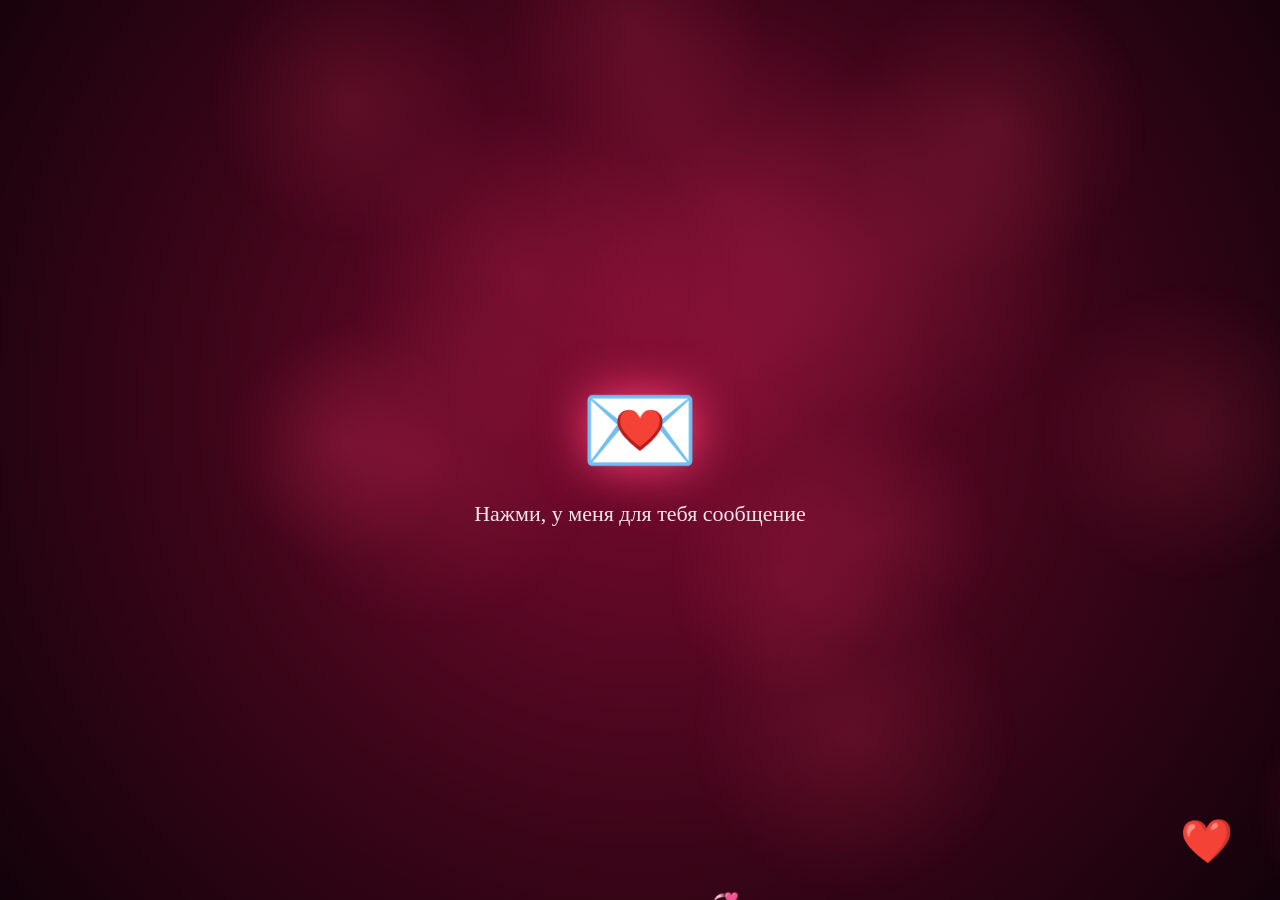
<file: index.html>
<!doctype html>
<html lang="ru">
<head>
<meta charset="utf-8">
<meta name="viewport" content="width=device-width, initial-scale=1, viewport-fit=cover">
<title>Для тебя ❤</title>
<meta property="og:title" content="Тебе сообщение ❤">
<meta property="og:description" content="Нажми, чтобы открыть">
<style>
  :root{--text-main:"Я тебя очень люблю";--x:0}
  html,body{margin:0;height:100%;overflow:hidden;background:#12020a;font-family:Georgia,"Times New Roman",serif;-webkit-tap-highlight-color:transparent}
  canvas{position:fixed;inset:0;width:100%;height:100%}
  #bg{background:radial-gradient(circle at 50% 45%,#7a0a30 0%,#3b0518 55%,#12020a 100%)}
  #ui{position:fixed;inset:0;display:flex;flex-direction:column;align-items:center;justify-content:center;text-align:center;padding:24px;color:#fff;pointer-events:none}
  #intro{cursor:pointer;pointer-events:auto;transition:opacity .8s,transform .8s}
  #intro .big{font-size:96px;animation:beat 1.1s infinite;filter:drop-shadow(0 0 24px #ff3d71)}
  #intro p{font-size:22px;margin:14px 0 0;opacity:.9}
  #love{position:absolute;left:0;right:0;bottom:11%;padding:0 20px;opacity:0;transition:opacity 1s}
  #love.show{opacity:1}
  #love h1{font-size:clamp(34px,9.5vw,76px);margin:0;line-height:1.15;
    background:linear-gradient(90deg,#fff,#ffb3c7,#fff);background-size:200% auto;-webkit-background-clip:text;background-clip:text;color:transparent;
    animation:shine 3s linear infinite;filter:drop-shadow(0 0 18px rgba(255,61,113,.8))}
  #love .sub{font-size:clamp(17px,4.8vw,26px);margin-top:14px;opacity:.95;min-height:1.4em;text-shadow:0 0 12px rgba(255,61,113,.7)}
  #hint{position:fixed;top:18px;left:0;right:0;text-align:center;color:#ffd0dc;font-size:15px;opacity:0;transition:opacity 1s;pointer-events:none}
  @keyframes beat{0%,100%{transform:scale(1)}15%{transform:scale(1.14)}30%{transform:scale(1)}45%{transform:scale(1.09)}}
  @keyframes shine{to{background-position:200% center}}
</style>
</head>
<body>
<canvas id="bg"></canvas>
<canvas id="fx"></canvas>

<div id="hint">Касайся экрана — будут сердечки 💕</div>

<div id="ui">
  <div id="intro">
    <div class="big">💌</div>
    <p>Нажми, у меня для тебя сообщение</p>
  </div>
  <div id="love">
    <h1 id="title"></h1>
    <div class="sub" id="sub"></div>
  </div>
</div>

<script>
/* ======== ТЕКСТЫ — меняй здесь ======== */
const TITLE = "Котапульта моя родная ❤️";
const SUBTITLES = [
  "Мы ждем тебя дома",
  "Ты самый прекрасный человек во вселенной",
  "Я тебя очень люблю ❤️",
];
/* ===================================== */

const bg = document.getElementById('bg'), fx = document.getElementById('fx');
const bctx = bg.getContext('2d'), ctx = fx.getContext('2d');
let W, H, DPR;
function resize(){
  DPR = Math.min(window.devicePixelRatio||1, 2);
  W = innerWidth; H = innerHeight;
  for(const c of [bg,fx]){ c.width = W*DPR; c.height = H*DPR; }
  bctx.setTransform(DPR,0,0,DPR,0,0); ctx.setTransform(DPR,0,0,DPR,0,0);
  buildTargets();
}
addEventListener('resize', resize);

/* --- форма сердца --- */
function heartPt(t){ // t: 0..2π
  return {
    x: 16*Math.pow(Math.sin(t),3),
    y: -(13*Math.cos(t) - 5*Math.cos(2*t) - 2*Math.cos(3*t) - Math.cos(4*t))
  };
}

/* --- частицы, складывающиеся в большое сердце --- */
let targets = [], particles = [];
function buildTargets(){
  const N = innerWidth < 600 ? 700 : 1200;
  const scale = Math.min(W, H*0.62) / 40;
  const cx = W/2, cy = H*0.36;
  targets = [];
  for(let i=0;i<N;i++){
    const t = Math.random()*Math.PI*2;
    const p = heartPt(t);
    const k = Math.sqrt(Math.random());          // заполнение внутри
    targets.push({x: cx + p.x*scale*k, y: cy + p.y*scale*k});
  }
  particles.forEach((p,i)=>{ const t = targets[i % targets.length]; p.tx=t.x; p.ty=t.y; });
}
function makeParticles(){
  particles = targets.map(t=>({
    x: W/2 + (Math.random()-.5)*W*1.4,
    y: H + Math.random()*H*0.6,
    tx: t.x, ty: t.y, vx:0, vy:0,
    r: 1.2 + Math.random()*2.2,
    hue: 335 + Math.random()*25,
    ph: Math.random()*6.28
  }));
}

/* --- летящие эмодзи-сердечки, вспышки, искры --- */
const EMO = ['❤️','💖','💕','💗','💘','💞','🩷'];
let floaters = [], sparks = [], rings = [];
function spawnFloater(x, y, burst){
  floaters.push({
    x: x ?? Math.random()*W, y: y ?? H+30,
    vx: burst ? (Math.random()-.5)*7 : (Math.random()-.5)*0.8,
    vy: burst ? -(2+Math.random()*6) : -(0.8+Math.random()*2.2),
    s: 16 + Math.random()*(burst?30:40),
    a: 1, rot: (Math.random()-.5)*.6, vr: (Math.random()-.5)*.03,
    e: EMO[(Math.random()*EMO.length)|0], sw: Math.random()*6.28, burst
  });
}
function burstAt(x, y){
  for(let i=0;i<16;i++) spawnFloater(x,y,true);
  for(let i=0;i<40;i++){
    const a = Math.random()*6.28, v = 1+Math.random()*5;
    sparks.push({x,y,vx:Math.cos(a)*v,vy:Math.sin(a)*v,life:1,hue:330+Math.random()*30});
  }
  rings.push({x,y,r:4,a:.8});
  if(navigator.vibrate) navigator.vibrate(25);
}

/* --- фон: мягкие светящиеся шары --- */
const orbs = Array.from({length:14},()=>({x:Math.random(),y:Math.random(),r:60+Math.random()*140,s:.0002+Math.random()*.0004,p:Math.random()*6.28}));
function drawBg(t){
  bctx.clearRect(0,0,W,H);
  bctx.globalCompositeOperation='lighter';
  for(const o of orbs){
    const x = (o.x + Math.sin(t*o.s+o.p)*.08)*W, y = (o.y + Math.cos(t*o.s*1.3+o.p)*.08)*H;
    const g = bctx.createRadialGradient(x,y,0,x,y,o.r);
    g.addColorStop(0,'rgba(255,60,110,.16)'); g.addColorStop(1,'rgba(255,60,110,0)');
    bctx.fillStyle = g; bctx.beginPath(); bctx.arc(x,y,o.r,0,6.28); bctx.fill();
  }
  bctx.globalCompositeOperation='source-over';
}

let started = false, t0 = 0, last = 0, beatPhase = 0;
function frame(t){
  requestAnimationFrame(frame);
  drawBg(t);
  ctx.clearRect(0,0,W,H);

  // «биение» сердца из частиц
  const beat = 1 + 0.045*Math.max(0, Math.sin(t*0.0058)) + 0.025*Math.max(0, Math.sin(t*0.0058 - 1.1));
  const cx = W/2, cy = H*0.36;

  if(started){
    ctx.globalCompositeOperation='lighter';
    for(const p of particles){
      const tx = cx + (p.tx-cx)*beat, ty = cy + (p.ty-cy)*beat;
      p.vx += (tx-p.x)*0.012; p.vy += (ty-p.y)*0.012;
      p.vx *= 0.9; p.vy *= 0.9;
      p.x += p.vx + Math.sin(t*.002+p.ph)*.15; p.y += p.vy + Math.cos(t*.002+p.ph)*.15;
      const tw = .55 + .45*Math.sin(t*.004+p.ph);
      ctx.fillStyle = `hsla(${p.hue},100%,${62+tw*18}%,${.55+tw*.4})`;
      ctx.beginPath(); ctx.arc(p.x,p.y,p.r,0,6.28); ctx.fill();
    }
    ctx.globalCompositeOperation='source-over';

    // свечение в центре сердца
    const g = ctx.createRadialGradient(cx,cy,0,cx,cy,Math.min(W,H)*.42);
    g.addColorStop(0,'rgba(255,70,120,.22)'); g.addColorStop(1,'rgba(255,70,120,0)');
    ctx.fillStyle = g; ctx.fillRect(0,0,W,H);

    if(t - last > 140){ spawnFloater(); last = t; }
  } else if(t - last > 500){ spawnFloater(); last = t; }

  // кольца
  rings = rings.filter(r=>r.a>.02);
  for(const r of rings){
    ctx.strokeStyle = `rgba(255,140,175,${r.a})`; ctx.lineWidth = 2;
    ctx.beginPath(); ctx.arc(r.x,r.y,r.r,0,6.28); ctx.stroke();
    r.r += 5; r.a *= .95;
  }
  // искры
  sparks = sparks.filter(s=>s.life>0);
  ctx.globalCompositeOperation='lighter';
  for(const s of sparks){
    s.x+=s.vx; s.y+=s.vy; s.vy+=.08; s.vx*=.98; s.life-=.016;
    ctx.fillStyle = `hsla(${s.hue},100%,70%,${Math.max(s.life,0)})`;
    ctx.beginPath(); ctx.arc(s.x,s.y,2.2,0,6.28); ctx.fill();
  }
  ctx.globalCompositeOperation='source-over';
  // эмодзи
  floaters = floaters.filter(f=>f.a>0.02 && f.y>-80);
  for(const f of floaters){
    f.sw += .03; f.x += f.vx + Math.sin(f.sw)*.6; f.y += f.vy; f.rot += f.vr;
    if(f.burst){ f.vy += .09; f.vx *= .99; f.a -= .008; } else if(f.y < H*.2) f.a -= .015;
    ctx.save(); ctx.globalAlpha = Math.max(f.a,0); ctx.translate(f.x,f.y); ctx.rotate(f.rot);
    ctx.font = f.s+'px serif'; ctx.textAlign='center'; ctx.textBaseline='middle';
    ctx.fillText(f.e,0,0); ctx.restore();
  }
}

/* --- печатающийся текст --- */
function typeInto(el, text, speed, done){
  el.textContent=''; let i=0;
  const iv = setInterval(()=>{ el.textContent += text[i++]; if(i>=text.length){ clearInterval(iv); done&&done(); } }, speed);
}
function cycleSubs(){
  const sub = document.getElementById('sub'); let i=0;
  (function next(){
    typeInto(sub, SUBTITLES[i % SUBTITLES.length], 55, ()=>{
      setTimeout(()=>{ sub.style.transition='opacity .6s'; sub.style.opacity=0;
        setTimeout(()=>{ sub.style.opacity=1; i++; next(); },700); }, 2600);
    });
  })();
}

function start(){
  if(started) return; started = true;
  const intro = document.getElementById('intro');
  intro.style.opacity = 0; intro.style.transform='scale(1.4)'; intro.style.pointerEvents='none';
  setTimeout(()=>intro.style.display='none', 800);
  makeParticles();
  burstAt(W/2, H*.4);
  setTimeout(()=>burstAt(W*.25, H*.3), 350);
  setTimeout(()=>burstAt(W*.75, H*.3), 600);
  if(navigator.vibrate) navigator.vibrate([80,60,80,60,160]);
  setTimeout(()=>{
    document.getElementById('love').classList.add('show');
    typeInto(document.getElementById('title'), TITLE, 90, ()=>setTimeout(cycleSubs,400));
    document.getElementById('hint').style.opacity = .85;
    setTimeout(()=>document.getElementById('hint').style.opacity = 0, 6000);
  }, 1200);
  try{ Telegram.WebApp.ready(); Telegram.WebApp.expand(); }catch(e){}
}

document.getElementById('intro').addEventListener('click', start);
addEventListener('pointerdown', e=>{ if(started) burstAt(e.clientX, e.clientY); });

resize();
requestAnimationFrame(frame);
</script>
</body>
</html>
</file>
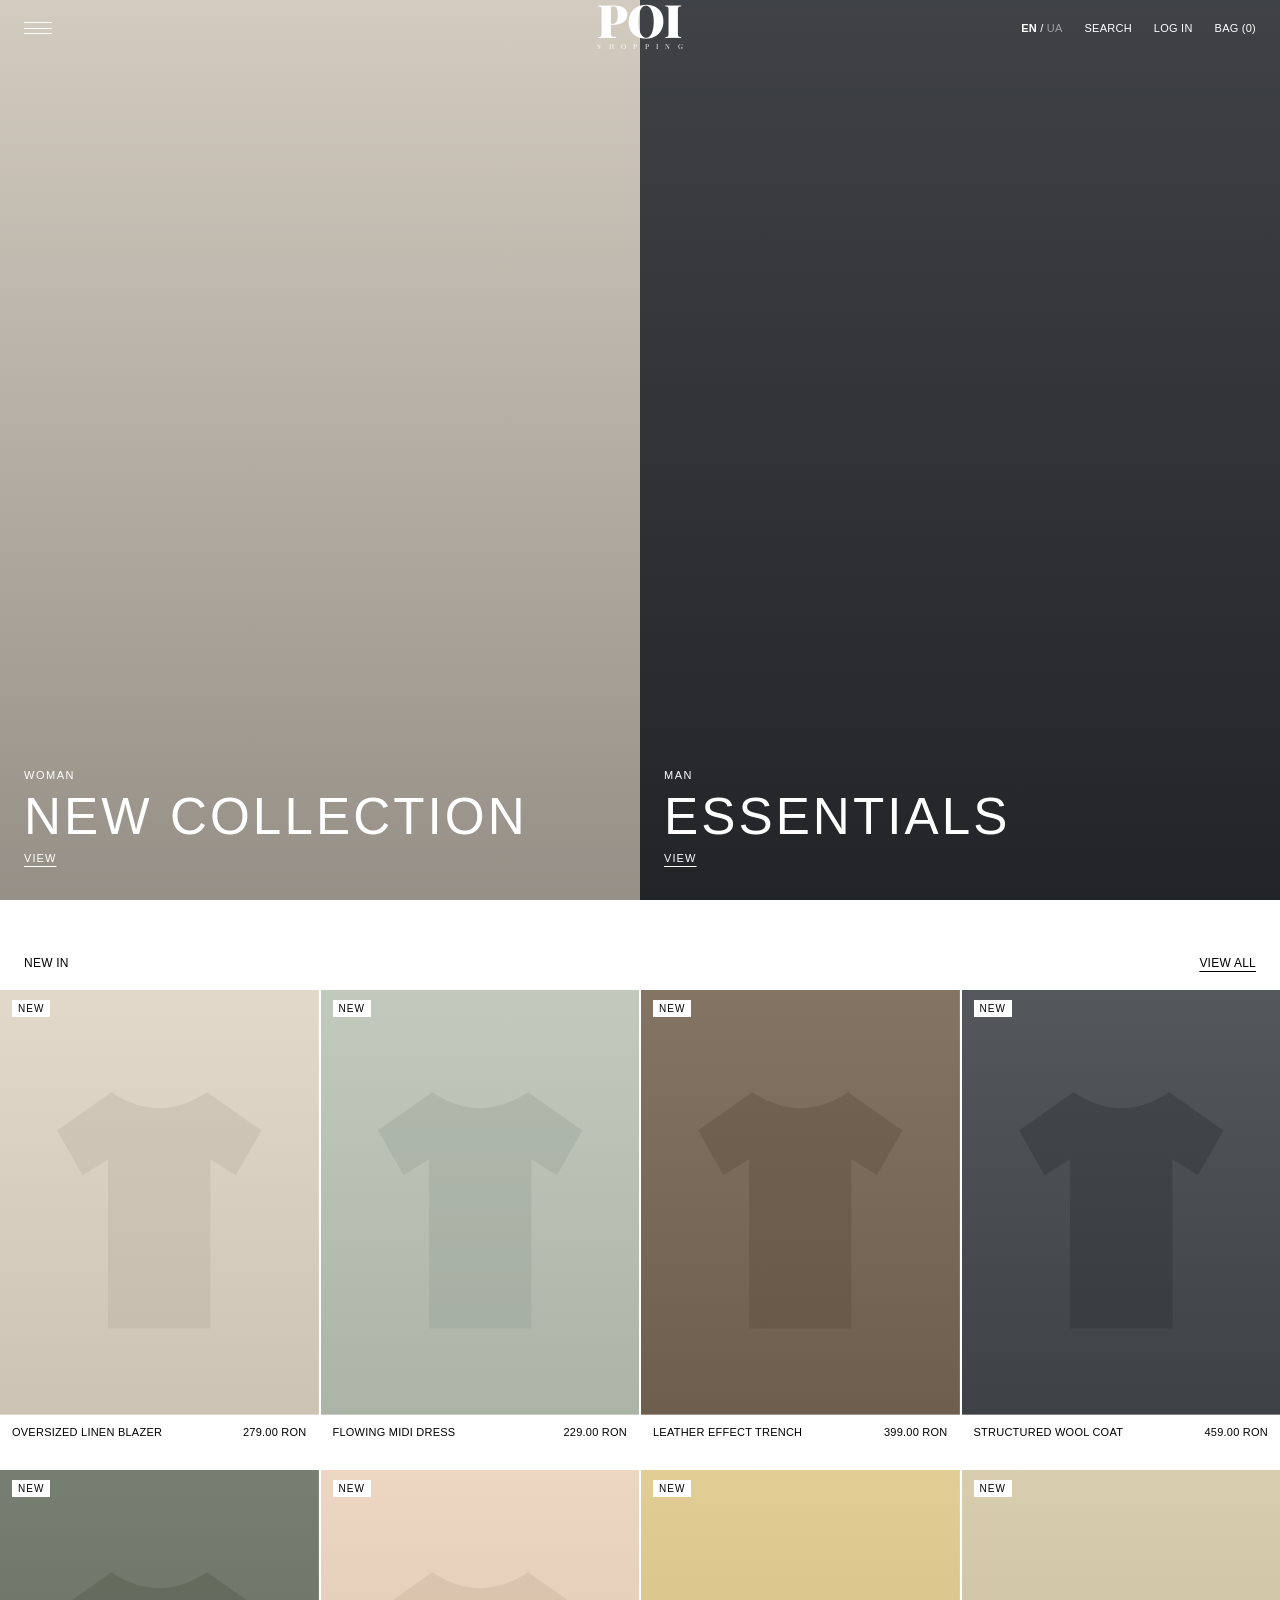
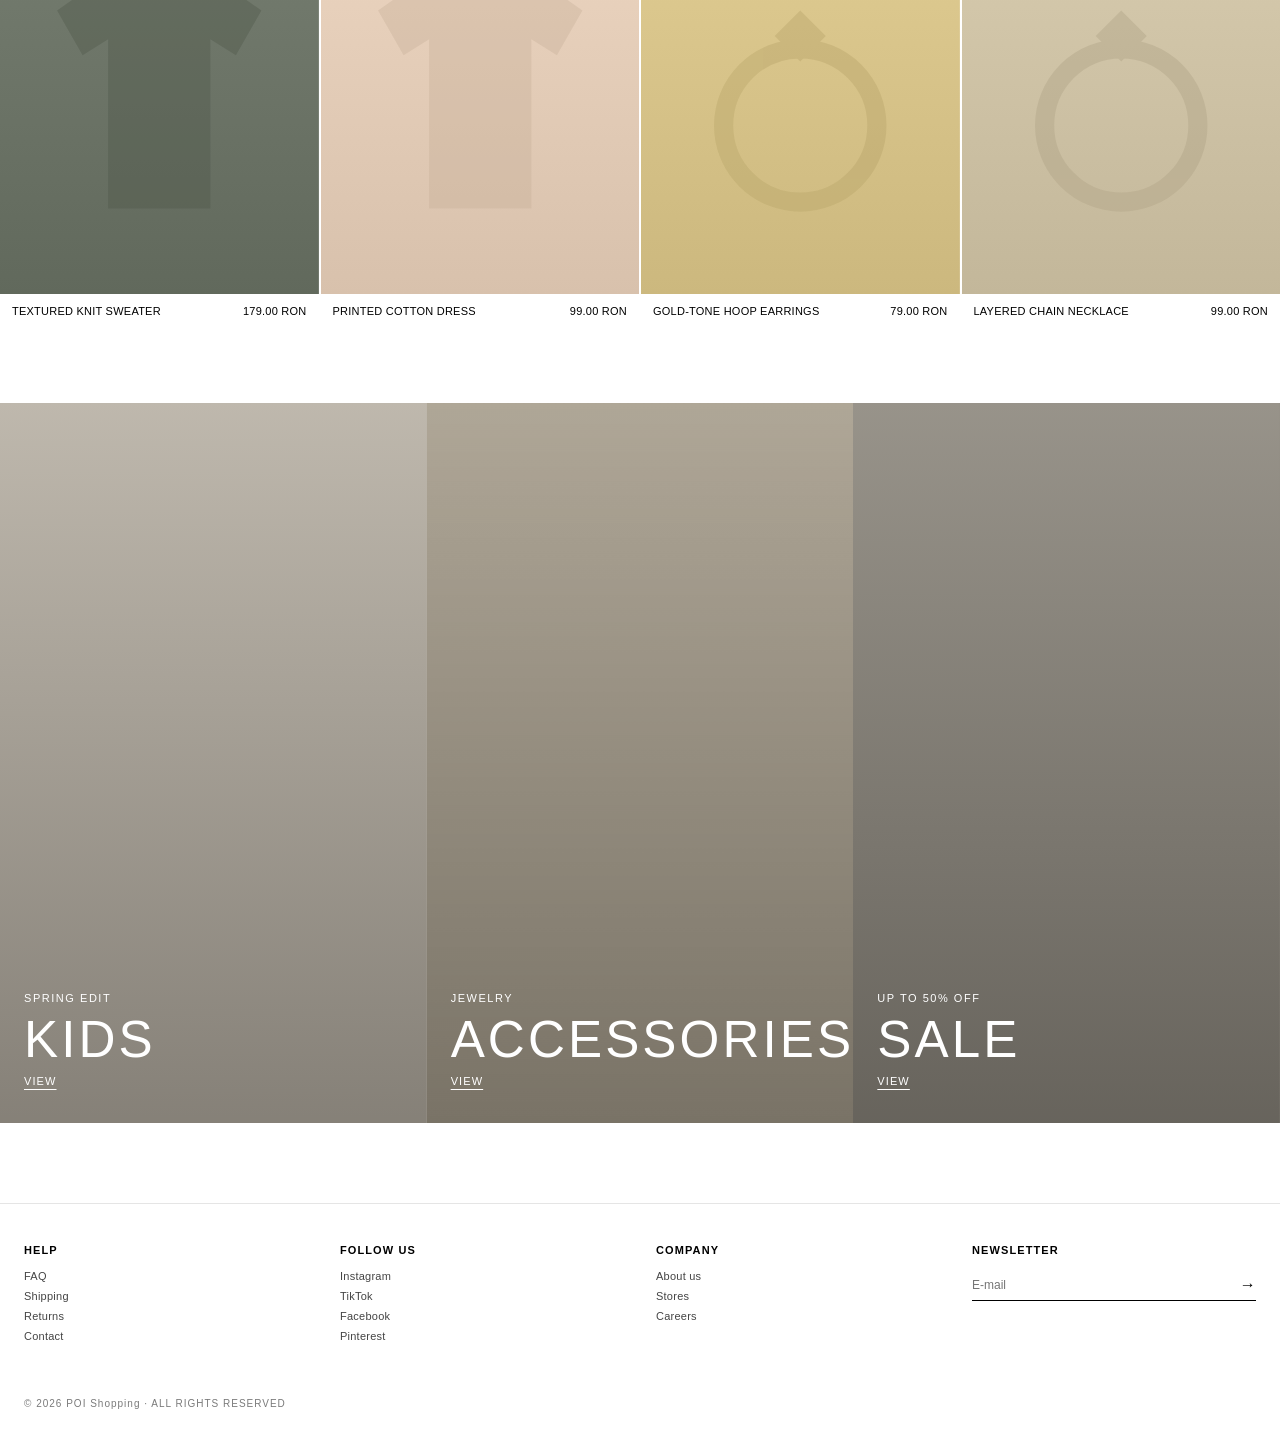
<file: store/index.html>
<!doctype html>
<html lang="en">
<head>
<meta charset="utf-8">
<meta name="viewport" content="width=device-width, initial-scale=1">
<title>POI Shopping — Fashion Store</title>
<meta name="description" content="Online fashion store: woman, man, kids.">
<link rel="preconnect" href="https://fonts.googleapis.com">
<link rel="stylesheet" href="https://fonts.googleapis.com/css2?family=Playfair+Display:wght@400;900&display=swap">
<link rel="icon" href="data:image/svg+xml,%3Csvg xmlns='http://www.w3.org/2000/svg' viewBox='0 0 64 64'%3E%3Crect width='64' height='64' fill='%23000'/%3E%3Ctext x='32' y='43' text-anchor='middle' font-family='Georgia,serif' font-weight='900' font-size='28' fill='%23fff'%3EPOI%3C/text%3E%3C/svg%3E">
<link rel="stylesheet" href="styles.css">
</head>
<body>

<header id="header" class="header over">
  <button class="icon-btn menu-btn" id="menuBtn" aria-label="Menu"><span></span><span></span><span></span></button>
  <a href="#home" class="logo" id="logo" aria-label="POI Shopping"><svg viewBox="0 0 186 100" role="img" aria-hidden="true"><text x="0" y="71" font-family="'Playfair Display',Georgia,'Times New Roman',serif" font-weight="900" font-size="100" style="letter-spacing:-.02em" fill="currentColor">POI</text><text x="0" y="96" textLength="186" lengthAdjust="spacing" font-family="'Playfair Display',Georgia,'Times New Roman',serif" font-weight="400" font-size="15" fill="currentColor">SHOPPING</text></svg></a>
  <nav class="header-right">
    <button class="text-btn lang hide-m"><span data-setlang="en">EN</span> / <span data-setlang="uk">UA</span></button>
    <button class="text-btn" id="searchBtn" data-i18n="search">SEARCH</button>
    <button class="text-btn hide-m" id="loginBtn">LOG IN</button>
    <button class="text-btn" id="cartBtn"><span data-i18n="bag">BAG</span> (<span id="cartCount">0</span>)</button>
  </nav>
</header>

<div class="overlay" id="overlay"></div>

<aside class="drawer left" id="menu" aria-hidden="true">
  <button class="close" data-close aria-label="Close">✕</button>
  <ul id="menuList"></ul>
  <ul class="menu-small">
    <li><a href="#info-help" data-i18n="help">HELP</a></li>
    <li><a href="#info-shipping" data-i18n="shipRet">SHIPPING &amp; RETURNS</a></li>
    <li><a href="#info-contact" data-i18n="contact">CONTACT</a></li>
    <li><button class="menu-link" id="menuLogin">LOG IN</button></li>
    <li class="lang-row"><span data-setlang="en">EN</span> <span data-setlang="uk">UA</span></li>
  </ul>
</aside>

<aside class="drawer right" id="cart" aria-hidden="true">
  <div class="drawer-head"><span data-i18n="bag">BAG</span><button class="close static" data-close aria-label="Close">✕</button></div>
  <div class="cart-body" id="cartBody"></div>
  <div class="cart-foot" id="cartFoot"></div>
</aside>

<aside class="drawer right" id="auth" aria-hidden="true">
  <div class="drawer-head"><span id="authTitle">LOG IN</span><button class="close static" data-close aria-label="Close">✕</button></div>
  <div class="cart-body" id="authBody"></div>
</aside>

<div class="search" id="search" aria-hidden="true">
  <div class="search-top">
    <input id="searchInput" type="text" data-i18n-ph="search" placeholder="SEARCH" autocomplete="off">
    <button class="close static" data-close aria-label="Close">✕</button>
  </div>
  <div class="grid" id="searchResults"></div>
</div>

<main id="app"></main>

<footer class="footer">
  <div class="footer-cols">
    <div>
      <h4 data-i18n="help">HELP</h4>
      <a href="#info-help" data-i18n="faq">FAQ</a><a href="#info-shipping" data-i18n="shipping">Shipping</a><a href="#info-shipping" data-i18n="returns">Returns</a><a href="#info-contact" data-i18n="contactL">Contact</a>
    </div>
    <div>
      <h4 data-i18n="follow">FOLLOW US</h4>
      <a href="#">Instagram</a><a href="#">TikTok</a><a href="#">Facebook</a><a href="#">Pinterest</a>
    </div>
    <div>
      <h4 data-i18n="company">COMPANY</h4>
      <a href="#info-about" data-i18n="about">About us</a><a href="#info-contact" data-i18n="stores">Stores</a><a href="#info-about" data-i18n="careers">Careers</a>
    </div>
    <div>
      <h4 data-i18n="newsletter">NEWSLETTER</h4>
      <form id="newsletter" class="nl"><input type="email" data-i18n-ph="email" placeholder="E-mail" required><button>→</button></form>
      <p class="muted" id="nlMsg"></p>
    </div>
  </div>
  <div class="footer-bottom"><span id="year"></span> <span class="sn"></span> · <span data-i18n="rights">ALL RIGHTS RESERVED</span></div>
</footer>

<div class="toast" id="toast"></div>

<script src="config.js"></script>
<script src="products.js"></script>
<script src="auth.js"></script>
<script src="data.js"></script>
<script src="app.js"></script>
</body>
</html>
</file>
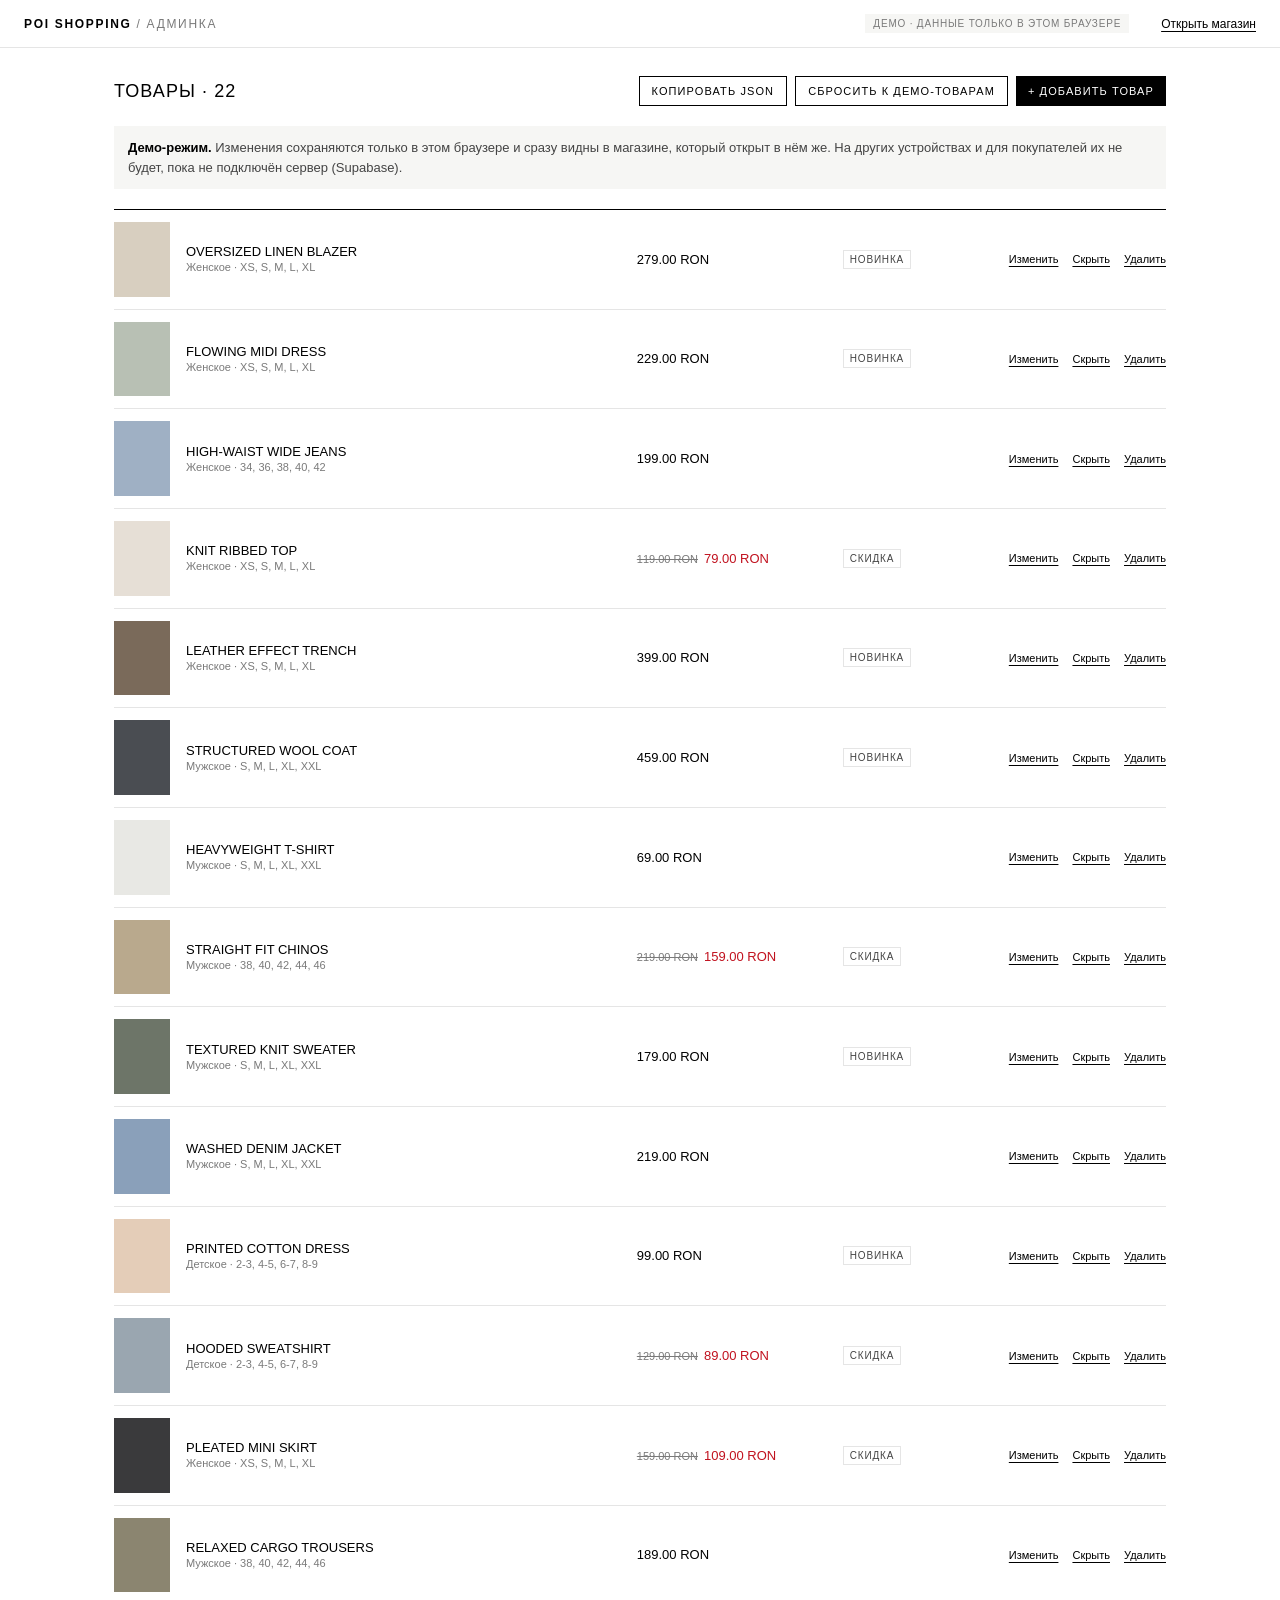
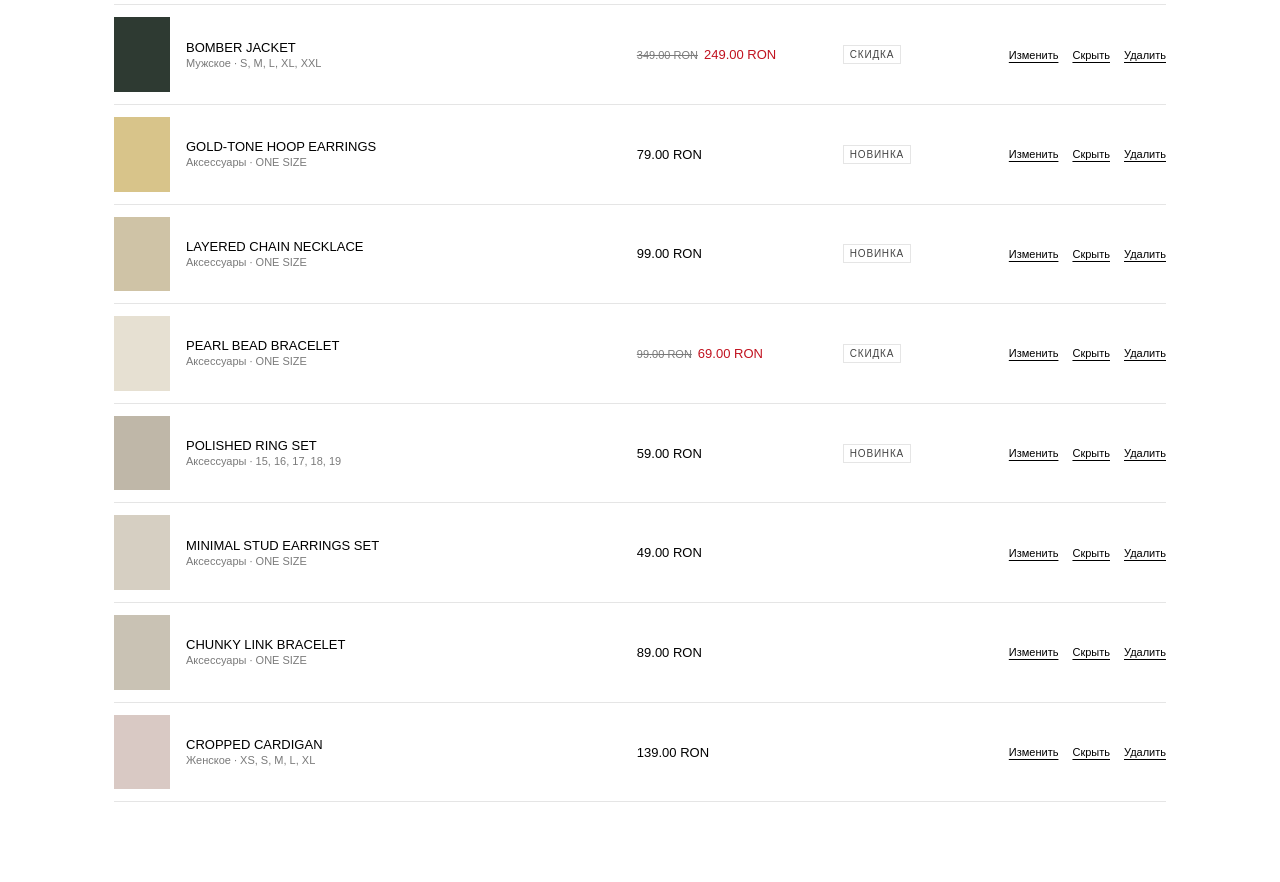
<file: store/admin.html>
<!doctype html>
<html lang="ru">
<head>
<meta charset="utf-8">
<meta name="viewport" content="width=device-width, initial-scale=1">
<meta name="robots" content="noindex,nofollow">
<title>Админка — POI Shopping</title>
<link rel="stylesheet" href="admin.css">
</head>
<body>
<header class="top">
  <div class="brand">POI SHOPPING <span>/ АДМИНКА</span></div>
  <div class="top-right">
    <span class="mode" id="mode"></span>
    <span id="who"></span>
    <a href="index.html" class="linkbtn" id="toShop">Открыть магазин</a>
  </div>
</header>

<main id="root" class="wrap"></main>

<div class="shade" id="shade"></div>
<aside class="panel" id="panel" aria-hidden="true"></aside>
<div class="toast" id="toast" role="status"></div>

<script src="config.js"></script>
<script src="products.js"></script>
<script src="auth.js"></script>
<script src="data.js"></script>
<script src="admin.js"></script>
</body>
</html>
</file>
<file: store/styles.css>
:root{--ink:#000;--bg:#fff;--muted:#7a7a7a;--line:#e5e5e5;--hh:56px;--pad:24px}
*{box-sizing:border-box;margin:0;padding:0}
html{scroll-behavior:smooth}
body{font-family:"Helvetica Neue",Helvetica,Arial,sans-serif;font-size:12px;letter-spacing:.02em;color:var(--ink);background:var(--bg);-webkit-font-smoothing:antialiased}
a{color:inherit;text-decoration:none}
button{font:inherit;color:inherit;background:none;border:0;cursor:pointer;letter-spacing:inherit}
ul{list-style:none}
img{display:block;max-width:100%}
.muted{color:var(--muted)}

/* header */
.header{position:fixed;inset:0 0 auto 0;height:var(--hh);display:flex;align-items:center;justify-content:space-between;padding:0 var(--pad);z-index:50;background:#fff;transition:background .25s,color .25s}
.header.over{background:transparent;color:#fff}
.header.over.scrolled{background:#fff;color:#000}
.logo{position:absolute;left:50%;transform:translateX(-50%);display:block;height:46px}
.logo svg{height:100%;width:auto;display:block;overflow:visible}
.header-right{display:flex;gap:22px}
.text-btn{font-size:11px;text-transform:uppercase}
.text-btn:hover{text-decoration:underline;text-underline-offset:4px}
.menu-btn{width:28px;height:20px;position:relative;display:flex;flex-direction:column;justify-content:space-between;padding:4px 0}
.menu-btn span{display:block;height:1px;background:currentColor;width:100%}

/* overlay + drawers */
.overlay{position:fixed;inset:0;background:rgba(0,0,0,.35);opacity:0;pointer-events:none;transition:opacity .3s;z-index:90}
.overlay.on{opacity:1;pointer-events:auto}
.drawer{position:fixed;top:0;bottom:0;width:min(420px,100%);background:#fff;z-index:100;transition:transform .35s cubic-bezier(.2,.7,.2,1);display:flex;flex-direction:column;color:#000}
.drawer.left{left:0;transform:translateX(-100%);padding:80px 32px 32px}
.drawer.right{right:0;transform:translateX(100%)}
.drawer.on{transform:none}
.close{font-size:16px;padding:8px}
.drawer.left .close{position:absolute;top:14px;right:18px}
.close.static{position:static}
#menuList li a{display:block;font-size:22px;padding:10px 0;letter-spacing:.04em}
#menuList li a:hover{opacity:.5}
.menu-small{margin-top:auto;display:grid;gap:10px;font-size:11px;padding-top:40px}
.drawer-head{display:flex;justify-content:space-between;align-items:center;padding:16px 24px;border-bottom:1px solid var(--line);font-size:13px}
.cart-body{flex:1;overflow:auto;padding:8px 24px}
.cart-empty{padding:60px 0;text-align:center;color:var(--muted)}
.cart-item{display:grid;grid-template-columns:84px 1fr;gap:14px;padding:16px 0;border-bottom:1px solid var(--line)}
.cart-item .ph{aspect-ratio:3/4}
.cart-item h5{font-weight:400;font-size:12px;margin-bottom:4px}
.cart-item .meta{color:var(--muted);margin-bottom:10px}
.qty{display:inline-flex;align-items:center;border:1px solid var(--line)}
.qty button{width:30px;height:30px;font-size:15px}
.qty span{min-width:28px;text-align:center}
.cart-item .rm{margin-left:14px;color:var(--muted);text-decoration:underline;text-underline-offset:3px;font-size:11px}
.cart-item .pr{float:right}
.cart-foot{border-top:1px solid var(--line);padding:18px 24px 24px}
.cart-foot .row{display:flex;justify-content:space-between;margin-bottom:8px}
.cart-foot .note{color:var(--muted);margin-bottom:14px}
.btn{display:block;width:100%;background:#000;color:#fff;padding:16px;text-align:center;font-size:12px;letter-spacing:.08em;text-transform:uppercase;transition:opacity .2s}
.btn:hover{opacity:.8}
.btn.light{background:#fff;color:#000;border:1px solid #000}
.btn:disabled{opacity:.3;cursor:not-allowed}

/* search */
.search{position:fixed;inset:0;background:#fff;z-index:110;transform:translateY(-100%);transition:transform .35s cubic-bezier(.2,.7,.2,1);overflow:auto;padding:0 var(--pad) 40px}
.search.on{transform:none}
.search-top{display:flex;align-items:center;gap:12px;height:var(--hh);border-bottom:1px solid #000;margin-bottom:24px;position:sticky;top:0;background:#fff;z-index:2}
.search-top input{flex:1;border:0;outline:0;font:inherit;font-size:16px;letter-spacing:.06em;text-transform:uppercase}

/* hero */
.hero{display:grid;grid-template-columns:1fr 1fr;height:100vh;min-height:520px}
.tile{position:relative;overflow:hidden;color:#fff;display:block;background:#ccc}
.tile .bg{position:absolute;inset:0;background-size:cover;background-position:center;transition:transform 1.2s cubic-bezier(.2,.7,.2,1)}
.tile:hover .bg{transform:scale(1.03)}
.tile .cap{position:absolute;left:var(--pad);bottom:36px;display:grid;gap:10px}
.tile .cap small{font-size:11px;letter-spacing:.14em}
.tile .cap b{font-weight:400;font-size:clamp(26px,4vw,52px);letter-spacing:.06em;line-height:1}
.tile .cap u{font-size:11px;text-underline-offset:4px;letter-spacing:.1em}
.banners{display:grid;grid-template-columns:repeat(var(--n,2),minmax(0,1fr));height:80vh;min-height:420px}
.section-title{padding:56px var(--pad) 20px;display:flex;justify-content:space-between;align-items:baseline;font-size:12px}
.section-title a{text-decoration:underline;text-underline-offset:4px}

/* grid + cards */
.grid{display:grid;grid-template-columns:repeat(4,minmax(0,1fr));gap:2px}
.card{position:relative;display:block;min-width:0;padding-bottom:28px;background:#fff}
.card .ph{aspect-ratio:3/4;overflow:hidden;position:relative}
.card .ph .layer{position:absolute;inset:0;transition:opacity .4s}
.card .ph .layer.b{opacity:0}
.card:hover .ph .layer.b{opacity:1}
.card .info{padding:10px 12px 0;display:grid;grid-template-columns:minmax(0,1fr) auto;align-items:start;gap:4px 12px;font-size:11px;line-height:1.35;text-transform:uppercase}
.card .info>span:first-child{overflow-wrap:anywhere}
.card .info .p{white-space:nowrap}
.card .info .old{color:var(--muted);text-decoration:line-through;margin-right:6px}
.card .info .sale{color:#c1121f}
.badge{position:absolute;top:10px;left:12px;font-size:10px;letter-spacing:.1em;background:#fff;padding:3px 6px;z-index:2}

.ph{background-size:cover;background-position:center;position:relative}
.ph svg{position:absolute;inset:0;width:100%;height:100%}

/* catalog */
.page{padding-top:var(--hh)}
.catalog-head{display:flex;justify-content:space-between;align-items:center;padding:28px var(--pad) 18px}
.catalog-head h1{font-weight:400;font-size:13px;letter-spacing:.12em}
.filters{display:flex;gap:18px;align-items:center}
.filters select{font:inherit;border:0;border-bottom:1px solid #000;background:none;padding:4px 0;text-transform:uppercase;outline:0;cursor:pointer}
.empty{padding:80px var(--pad);text-align:center;color:var(--muted)}

/* product */
.product{display:grid;grid-template-columns:1fr 420px;gap:0;padding-top:var(--hh)}
.gallery{display:grid;grid-template-columns:minmax(0,1fr) minmax(0,1fr);gap:2px}
.gallery .ph{aspect-ratio:3/4}
.gallery .ph:first-child{grid-column:1/-1}
.pinfo{position:sticky;top:var(--hh);align-self:start;padding:32px;display:grid;gap:18px;height:calc(100vh - var(--hh));overflow:auto}
.pinfo h1{font-weight:400;font-size:13px;letter-spacing:.06em;text-transform:uppercase}
.pinfo .price{font-size:13px}
.pinfo .price .old{color:var(--muted);text-decoration:line-through;margin-right:8px}
.pinfo .price .sale{color:#c1121f}
.pinfo .desc{line-height:1.6;color:#333}
.pinfo .color{color:var(--muted)}
.sizes{display:grid;grid-template-columns:repeat(3,1fr);border-top:1px solid var(--line)}
.sizes button{padding:14px 12px;text-align:left;border-bottom:1px solid var(--line);font-size:12px;text-transform:uppercase}
.sizes button:hover{background:#f6f6f6}
.sizes button.sel{background:#000;color:#fff}
.crumbs{color:var(--muted);font-size:11px}
.crumbs a:hover{color:#000}
.shipinfo{color:var(--muted);line-height:1.6;font-size:11px}

/* info pages */
.info-page{max-width:720px;margin:0 auto;padding:calc(var(--hh) + 56px) var(--pad) 80px;line-height:1.7}
.info-page h1{font-weight:400;font-size:18px;letter-spacing:.1em;margin-bottom:24px}
.info-page p{margin-bottom:14px;font-size:13px}

/* footer */
.footer{margin-top:80px;border-top:1px solid var(--line);padding:40px var(--pad) 24px}
.footer-cols{display:grid;grid-template-columns:repeat(4,1fr);gap:32px}
.footer h4{font-size:11px;font-weight:700;margin-bottom:14px;letter-spacing:.1em}
.footer a{display:block;color:#444;margin-bottom:8px;font-size:11px}
.footer a:hover{color:#000;text-decoration:underline}
.nl{display:flex;border-bottom:1px solid #000}
.nl input{flex:1;border:0;outline:0;padding:8px 0;font:inherit;background:none}
.nl button{font-size:16px}
.footer-bottom{margin-top:48px;color:var(--muted);font-size:10px;letter-spacing:.1em}

.toast{position:fixed;left:50%;bottom:28px;transform:translate(-50%,20px);background:#000;color:#fff;padding:12px 20px;opacity:0;pointer-events:none;transition:.3s;z-index:200;font-size:11px;letter-spacing:.08em}
.toast.on{opacity:1;transform:translate(-50%,0)}

@media (max-width:1000px){
  .grid{grid-template-columns:repeat(3,minmax(0,1fr))}
  .product{grid-template-columns:1fr}
  .pinfo{position:static;height:auto}
  .footer-cols{grid-template-columns:1fr 1fr}
}
@media (max-width:640px){
  :root{--pad:14px}
  .hide-m{display:none}
  .logo{height:40px}
  .header-right{gap:14px}
  .grid{grid-template-columns:repeat(2,minmax(0,1fr))}
  .card .info{grid-template-columns:minmax(0,1fr);padding:8px 10px 0}
  .card .info .p{white-space:normal}
  .hero,.banners{grid-template-columns:1fr}
  .hero{height:auto}.hero .tile{height:70vh}
  .banners{height:auto}.banners .tile{height:55vh}
  .gallery{grid-template-columns:1fr}
  .catalog-head{flex-direction:column;align-items:flex-start;gap:12px}
}

/* language switch */
.lang [data-setlang],.lang-row [data-setlang]{cursor:pointer;opacity:.5}
[data-setlang].act{opacity:1;font-weight:700}
.lang-row{display:flex;gap:16px;font-size:12px}
.lang-row [data-setlang]{padding:4px 0}

.adminframe{position:fixed;inset:0;width:100%;height:100%;border:0;background:#fff;z-index:300}
/* auth */
.menu-link{font:inherit;letter-spacing:inherit;text-transform:uppercase;padding:0;text-align:left}
.auth-form{display:grid;gap:20px;padding:20px 0 8px}
.auth-form label{display:grid;gap:4px;font-size:11px;letter-spacing:.1em;text-transform:uppercase;color:var(--muted)}
.auth-form input{font:inherit;font-size:16px;letter-spacing:0;text-transform:none;color:#000;border:0;border-bottom:1px solid #000;border-radius:0;padding:8px 0;outline:0;background:none;width:100%}
.auth-form input:focus{border-bottom-width:2px;padding-bottom:7px}
.auth-msg{min-height:1.4em;font-size:12px;line-height:1.4;color:#c1121f}
.auth-msg.ok{color:#0a7a3d}
.auth-alt{display:grid;gap:12px;padding-top:6px}
.linkbtn{text-decoration:underline;text-underline-offset:3px;font-size:11px;text-align:left;color:var(--muted);justify-self:start}
.auth-note{font-size:11px;line-height:1.5;color:var(--muted);padding-top:14px;border-top:1px solid var(--line);margin-top:20px}
.auth-hello{font-size:18px;margin:28px 0 4px}
.auth-h{font-weight:400;font-size:11px;letter-spacing:.12em;margin:28px 0 8px}
.auth-account .btn{display:block;margin-top:12px}
.auth-account .auth-h{margin-top:28px}
</file>
<file: store/admin.css>
:root{--ink:#000;--bg:#fff;--muted:#7a7a7a;--line:#e5e5e5;--soft:#f6f6f4;--red:#c1121f;--green:#0a7a3d;--pad:24px}
*{box-sizing:border-box;margin:0;padding:0}
body{font-family:"Helvetica Neue",Helvetica,Arial,sans-serif;font-size:13px;color:var(--ink);background:var(--bg);-webkit-font-smoothing:antialiased}
button{font:inherit;color:inherit;background:none;border:0;cursor:pointer}
a{color:inherit}
.muted{color:var(--muted)}

.top{position:sticky;top:0;z-index:20;background:#fff;border-bottom:1px solid var(--line);display:flex;align-items:center;justify-content:space-between;gap:16px;padding:14px var(--pad);flex-wrap:wrap}
.brand{font-weight:700;letter-spacing:.14em;font-size:12px}
.brand span{font-weight:400;color:var(--muted)}
.top-right{display:flex;align-items:center;gap:16px;font-size:12px;flex-wrap:wrap}
.mode{font-size:10px;letter-spacing:.08em;text-transform:uppercase;padding:4px 8px;background:var(--soft);color:var(--muted)}
.linkbtn{text-decoration:underline;text-underline-offset:3px;font-size:12px;color:inherit}
.wrap{max-width:1100px;margin:0 auto;padding:28px var(--pad) 80px}

.bar{display:flex;justify-content:space-between;align-items:center;gap:12px;flex-wrap:wrap;margin-bottom:20px}
.bar h1{font-weight:400;font-size:18px;letter-spacing:.06em}
.bar .btns{display:flex;gap:8px;flex-wrap:wrap}
.btn{display:inline-block;background:#000;color:#fff;padding:11px 18px;font-size:11px;letter-spacing:.1em;text-transform:uppercase;text-align:center;transition:opacity .2s}
.btn:hover{opacity:.8}
.btn.light{background:#fff;color:#000;border:1px solid #000}
.btn.sm{padding:8px 12px}
.btn:disabled{opacity:.35;cursor:not-allowed}
.btn.danger{background:var(--red)}

.notice{background:var(--soft);padding:12px 14px;line-height:1.5;margin-bottom:20px;color:#444}
.notice b{color:#000;font-weight:600}
.empty{padding:60px 0;text-align:center;color:var(--muted);display:grid;gap:16px;justify-items:center}

.list{border-top:1px solid #000}
.row{display:grid;grid-template-columns:56px minmax(0,1fr) 190px 150px auto;gap:16px;align-items:center;padding:12px 0;border-bottom:1px solid var(--line)}
.row.off{opacity:.55}
.thumb{width:56px;aspect-ratio:3/4;background:#ddd center/cover no-repeat}
.info b{font-weight:500;font-size:13px;display:block;overflow:hidden;text-overflow:ellipsis;white-space:nowrap}
.info span{color:var(--muted);font-size:11px}
.price .old{color:var(--muted);text-decoration:line-through;margin-right:6px;font-size:11px}
.price .sale{color:var(--red)}
.tags{display:flex;gap:6px;flex-wrap:wrap}
.tag{font-size:10px;letter-spacing:.08em;text-transform:uppercase;padding:3px 6px;border:1px solid var(--line);color:#444}
.tag.hide{background:#000;color:#fff;border-color:#000}
.actions{display:flex;gap:14px;justify-content:flex-end}
.actions button{font-size:11px;text-decoration:underline;text-underline-offset:3px;white-space:nowrap}
.actions .del.armed{color:var(--red);font-weight:700}

/* panel */
.shade{position:fixed;inset:0;background:rgba(0,0,0,.35);opacity:0;pointer-events:none;transition:opacity .3s;z-index:40}
.shade.on{opacity:1;pointer-events:auto}
.panel{position:fixed;top:0;right:0;bottom:0;width:min(600px,100%);background:#fff;z-index:50;transform:translateX(100%);transition:transform .35s cubic-bezier(.2,.7,.2,1);display:flex;flex-direction:column}
.panel.on{transform:none}
.panel-head{display:flex;justify-content:space-between;align-items:center;padding:16px 24px;border-bottom:1px solid var(--line);font-size:13px;letter-spacing:.06em}
.panel-head button{font-size:16px;padding:6px}
.panel-body{flex:1;overflow:auto;padding:8px 24px 24px}
.panel-foot{display:flex;gap:10px;padding:14px 24px;border-top:1px solid var(--line)}
.panel-foot .btn{flex:1}

form.f{display:grid;gap:18px;padding-top:16px}
.f h3{font-weight:500;font-size:11px;letter-spacing:.14em;text-transform:uppercase;color:var(--muted);padding-top:10px;border-top:1px solid var(--line)}
.f h3:first-child{border-top:0;padding-top:0}
.f label{display:grid;gap:4px;font-size:11px;letter-spacing:.06em;color:var(--muted);text-transform:uppercase}
.f input[type=text],.f input[type=number],.f input[type=email],.f input[type=password],.f select,.f textarea{font:inherit;font-size:16px;letter-spacing:0;text-transform:none;color:#000;border:0;border-bottom:1px solid #000;border-radius:0;padding:8px 0;outline:0;background:none;width:100%}
.f textarea{border:1px solid #000;padding:8px;min-height:84px;resize:vertical}
.f input:focus,.f select:focus{border-bottom-width:2px;padding-bottom:7px}
.f .two{display:grid;grid-template-columns:1fr 1fr;gap:16px}
.f .check{display:flex;align-items:center;gap:10px;text-transform:none;font-size:13px;letter-spacing:0;color:#000}
.f .check input{width:18px;height:18px;accent-color:#000}
.chips{display:flex;gap:6px;flex-wrap:wrap}
.chip{border:1px solid var(--line);padding:5px 9px;font-size:11px}
.chip:hover{border-color:#000}
.hint{font-size:11px;color:var(--muted);text-transform:none;letter-spacing:0}
.err{color:var(--red);font-size:12px;min-height:1.3em}

.imgs{display:grid;grid-template-columns:repeat(auto-fill,minmax(96px,1fr));gap:8px}
.img{position:relative;aspect-ratio:3/4;background:#ddd center/cover no-repeat}
.img .main{position:absolute;left:4px;top:4px;background:#000;color:#fff;font-size:9px;letter-spacing:.08em;padding:2px 5px}
.img .ctl{position:absolute;left:0;right:0;bottom:0;display:flex;justify-content:space-between;background:rgba(255,255,255,.92)}
.img .ctl button{padding:4px 8px;font-size:13px}
.vh{position:absolute;width:1px;height:1px;opacity:0;overflow:hidden;clip:rect(0 0 0 0);pointer-events:none}
.photo-btn{display:block;width:100%;padding:16px;font-size:12px}
.add{display:grid;place-items:center;aspect-ratio:3/4;border:1px dashed #000;font-size:11px;letter-spacing:.08em;text-transform:uppercase;cursor:pointer;text-align:center;padding:6px}
.add:hover{background:var(--soft)}
.add input{display:none}

.toast{position:fixed;left:50%;bottom:28px;transform:translate(-50%,20px);background:#000;color:#fff;padding:12px 20px;opacity:0;pointer-events:none;transition:.3s;z-index:100;font-size:11px;letter-spacing:.08em;max-width:90vw;text-align:center}
.toast.on{opacity:1;transform:translate(-50%,0)}

.gate{max-width:380px;margin:40px auto;display:grid;gap:8px}
.gate h1{font-weight:400;font-size:18px;letter-spacing:.06em;margin-bottom:8px}

@media (max-width:760px){
  :root{--pad:14px}
  .row{grid-template-columns:56px minmax(0,1fr);grid-template-areas:"t i" "t p" "g g" "a a";gap:8px 14px;align-items:start}
  .row .thumb{grid-area:t}.row .info{grid-area:i}.row .price{grid-area:p}.row .tags{grid-area:g}.row .actions{grid-area:a;justify-content:flex-start}
  .f .two{grid-template-columns:1fr}
}
</file>
